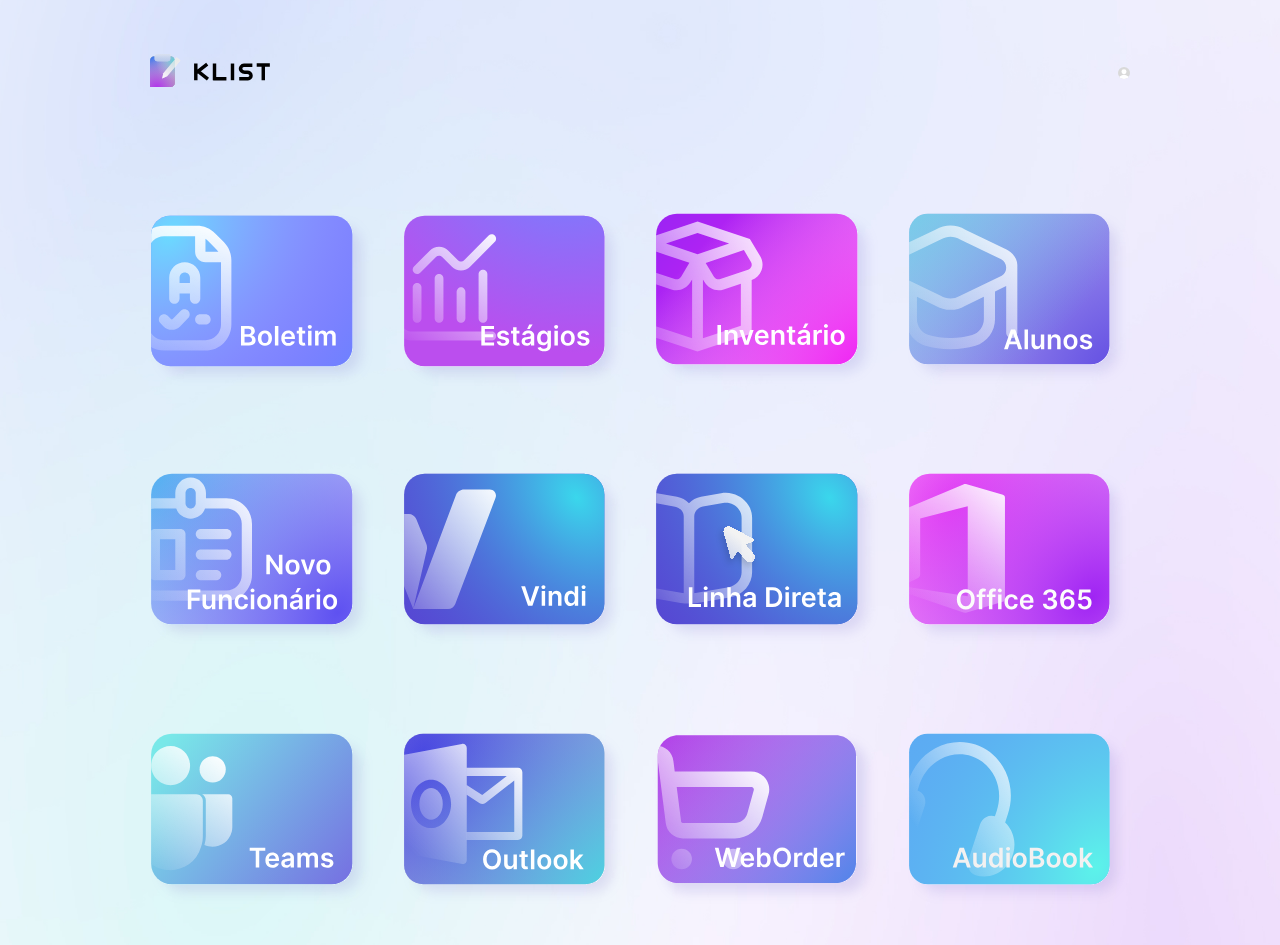
<file: index.html>
<!DOCTYPE html>
<html lang="pt-br">
<head>
    <meta charset="UTF-8">
    <meta http-equiv="X-UA-Compatible" content="IE=edge">
    <meta name="viewport" content="width=device-width, initial-scale=1.0">
    <link rel="shortcut icon" href="img/logo.svg">
    <link rel="stylesheet" href="css/index.css">
    <title>klist</title>
</head>
<body>
  <!--Inicio imagem de fundo-->
  <style>
    body{
    background: url(./img/ImagemFundo.jpg) center center no-repeat fixed; 
    -webkit-background-size: cover;
    -moz-background-size: cover;
    -o-background-size: cover;
    background-size: cover;
    }
</style>
<!--Final imagem de fundo-->    


    <section class="catalog" id="catalog">
      <div class="content">
        <!--Inicio img da nav-->
        <nav>
          <p class="brand"><img src="img/nome.svg" alt="Logo klist"></p>
          <p class="brand"><img src="img/Icone.svg" alt=""></p>
        </nav>
        <!--Final img nav-->
        
       
        
        <div class="card-wrapper">
          <!--Inicio dos botões-->

          <!--Botão boletim-->
          <div class="card-item">
            <img src="img/Boletim.svg" alt="Boletim" />
          </div>
          <!--Botão estágio-->
          <div class="card-item">
            <img src="img/Estágios.svg" alt="Estagio" />
          </div>
          <!--Botão inventário-->
          <div class="card-item">
           <a href="matematica.html">
            <img src="img/Inventário.svg" alt="Inventário" />
           </a>
          </div>
          <!--Botão alunos-->
          <div class="card-item">
            <a href="#">
              <img src="img/Alunos.svg" alt="Alunos" />
            </a>
            
          </div>
          <!--Botão novo funcionario-->
          <div class="card-item">
            <a href="newFunc.html">
              <img src="img/NovoFuncionário.svg" alt="Novo funcionario" />
            </a>
          </div>
          <!--Botão vindi-->
          <div class="card-item">
            <a href="https://vindi.com.br/cadastro/?utm_source=google-ads&utm_medium=google-search&utm_campaign=S-INSTITUCIONAL&utm_term=vindi&utm_content=528248680443&gclid=
            CjwKCAjwiOCgBhAgEiwAjv5whIDvA4NflwB6MdBZE3OPPpD0aM4-0_tCWMyy9FTLNZf_jOUNOj3m2RoChm8QAvD_BwE">
            <img src="img/Vindi.svg" alt="Vindi" />
          </a>
            
          </div>
          <!--Botão linha direta-->
          <div class="card-item">
            <a href="https://www.kumon.com.br/blog/">
              <img src="img/LinhaDireta.svg" alt="Linha direta" />
            </a>
          </div>
          <!--Botão office-->
          <div class="card-item">
            <a href="https://www.office.com">
              <img src="img/Office365.svg" alt="Office" />
            </a>
          </div>
          <!--Botão teams-->
          <div class="card-item">
            <a href="https://www.microsoft.com/pt-br/microsoft-teams/log-in">
              <img src="img/Teams.svg" alt="Teams" />
            </a>
          </div>
           <!--Botão outlook-->
          <div class="card-item">
            <a href="https://outlook.live.com/owa/">
              <img src="img/Outlook.svg" alt="Outlook" />
            </a>
          </div>
          <!--Botão weborder-->
          <div class="card-item">
            <a href="https://weborder.unidadekumon.com.br/Conteudo/Ajuda.aspx">
              <img src="img/WebOrder.svg" alt="webOrdwer" />
            </a>
           
          </div>
           <!--Botão audiobook-->
          <div class="card-item">
            <a href="https://audiobook.kumon.com.br/#/user/login">
              <img src="img/AudioBook.svg" alt="AudioBook" />
            </a>
            
          </div>
          <!--Final dos botões-->

        </div>
      </div>
    </section>
    
</body>
</html>
</file>
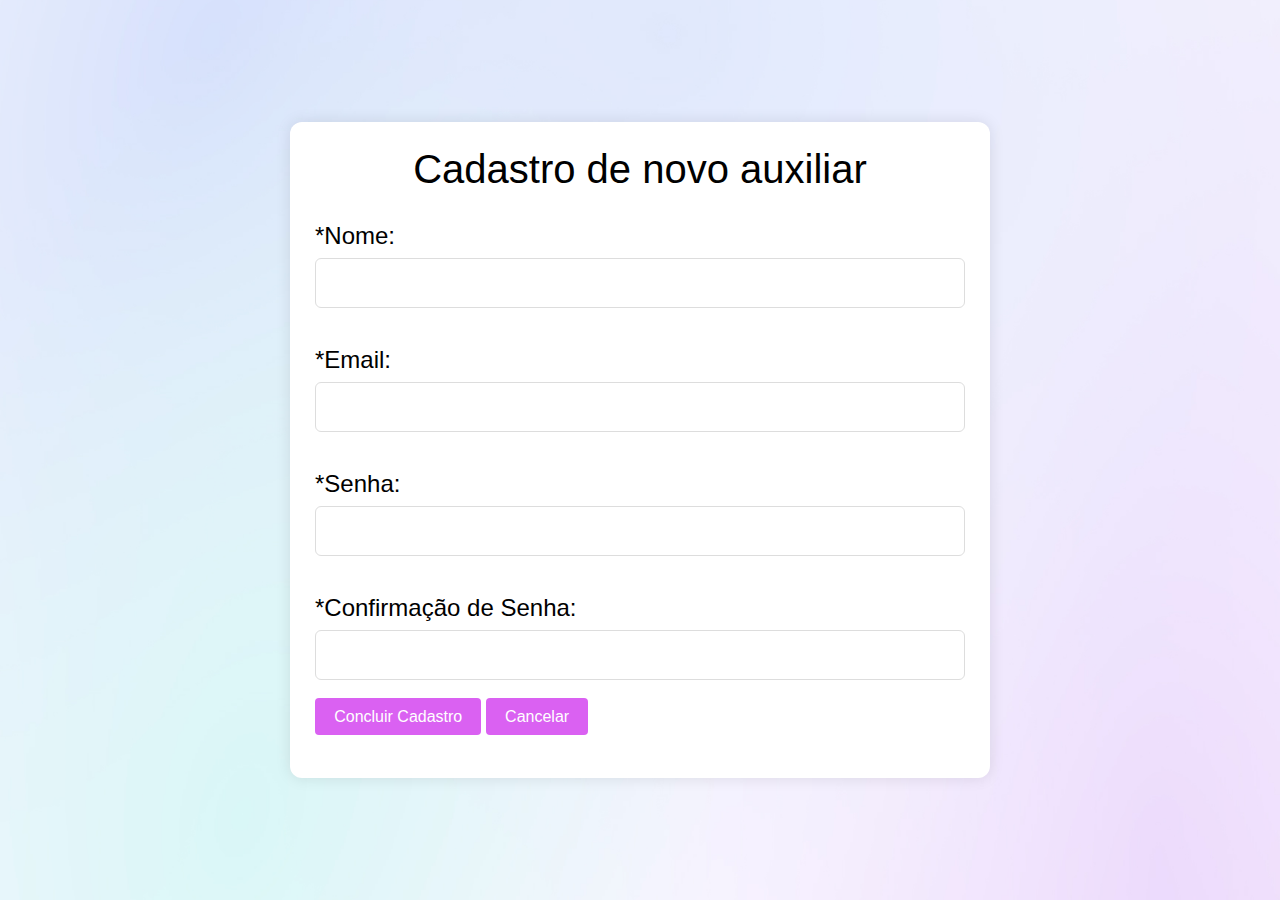
<file: formsNewFunc.html>
<!DOCTYPE html>
<html>
<head>
  <!--Link pasta CSS-->
  <link rel="stylesheet" href="css/formsNewFunc.css">

  <title>Formulário de Cadastro</title>
  <script>
    function validarFormulario() {
      var nome = document.getElementById("nome").value;
      var email = document.getElementById("email").value;
      var senha = document.getElementById("senha").value;
      var confirmacaoSenha = document.getElementById("confirmacao-senha").value;
      var btnConcluir = document.getElementById("btnConcluir");
      var mensagemErro = document.getElementById("mensagemErro");
      
      if (nome !== "" && email !== "" && senha !== "" && confirmacaoSenha !== "" && senha === confirmacaoSenha) {
        btnConcluir.disabled = false;
        mensagemErro.style.display = "none";
      } else {
        btnConcluir.disabled = true;
        mensagemErro.style.display = "block";
      }
    }
    
    function concluirCadastro() {
      // Realiza a lógica de cadastro aqui
      
      // Exibe a mensagem de sucesso
      alert("Cadastro realizado com sucesso!");
    }
  </script>
</head>
<body>
  
  <section class="container">
     <header>Cadastro de novo auxiliar</header>
     <form action="#" class="form">
       <div class="input-box">
    <label for="nome">*Nome:</label>
    <input type="text" id="nome" onkeyup="validarFormulario()">
    <br><br>
</div>
<div class="input-box">
    <label for="email">*Email:</label>
    <input type="email" id="email" onkeyup="validarFormulario()">
    <br><br>
</div>
    
<div class="input-box">
    <label for="senha">*Senha:</label>
    <input type="password" id="senha" onkeyup="validarFormulario()">
    <br><br>
</div>
<div class="input-box">
    <label for="confirmacao-senha">*Confirmação de Senha:</label>
    <input type="password" id="confirmacao-senha" onkeyup="validarFormulario()">
    <br><br>
</div>
    
    <button type="button" id="btnConcluir" disabled onclick="concluirCadastro()">Concluir Cadastro</button>
    <a href="newFunc.html">
        <button type="button">Cancelar</button>
    </a>
    <br><br>
    <p id="mensagemErro" style="display: none; color: red;">Preencha todos os campos corretamente.</p>
  </form>
</section>
</body>
</html>
</file>
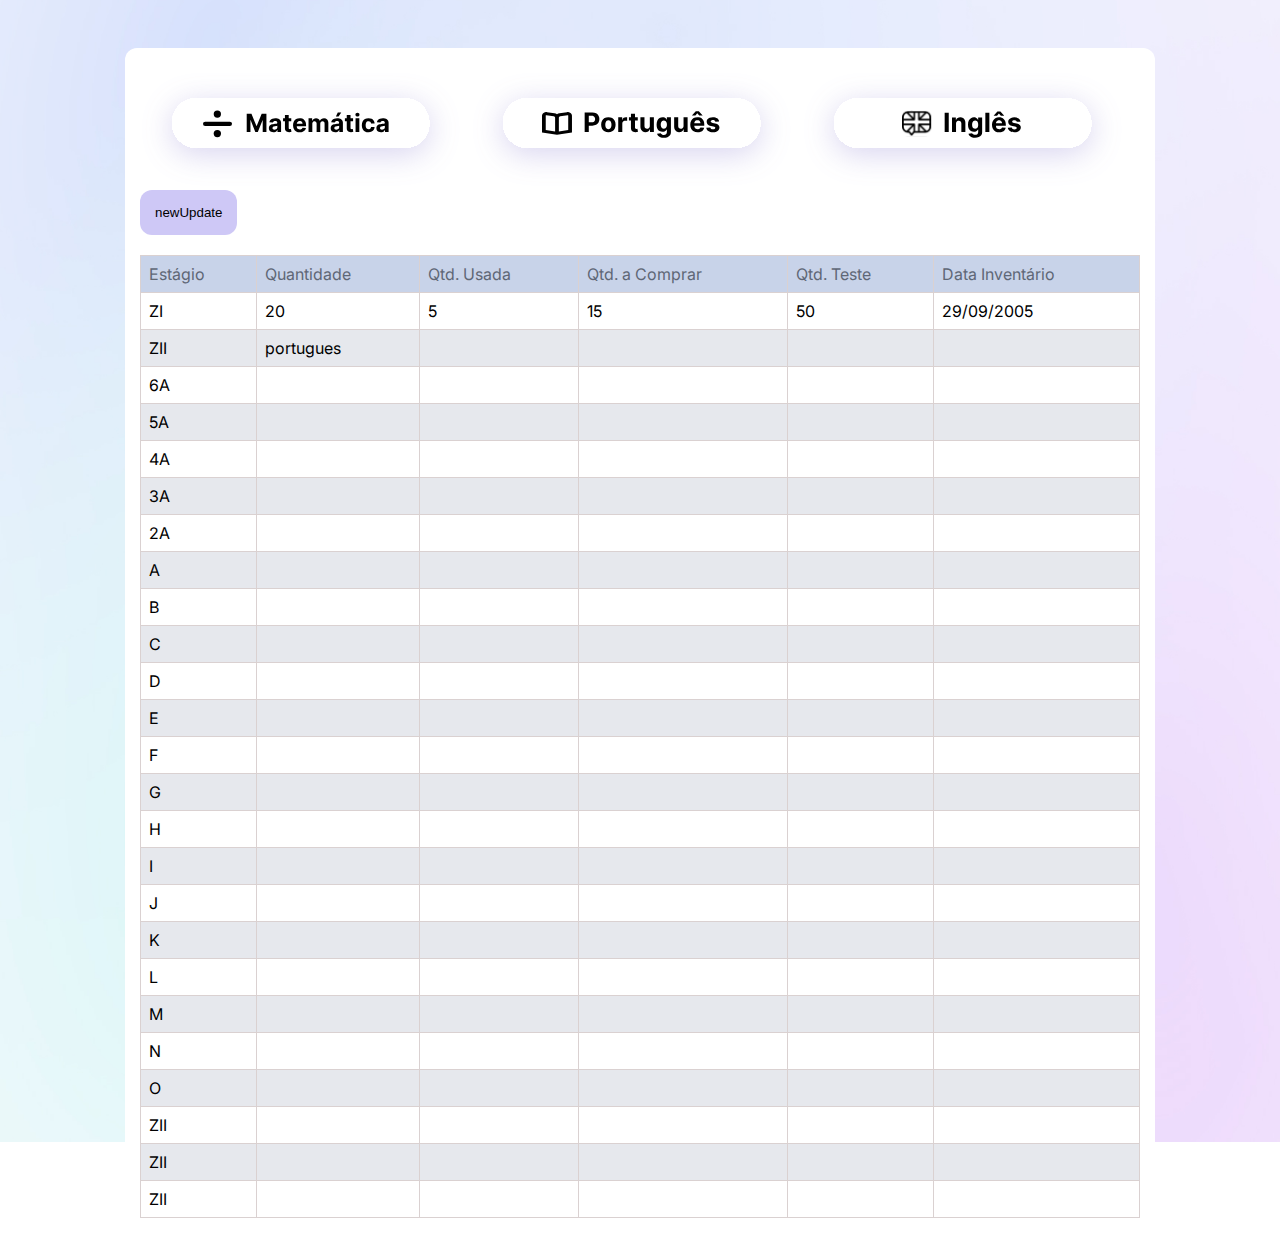
<file: ingles.html>
<!DOCTYPE html>
<html>

<head>
  <meta name="viewport" content="width=device-width, initial-scale=1">
  <!-- Boxicons CDN Link -->
  <link href='https://unpkg.com/boxicons@2.0.7/css/boxicons.min.css' rel='stylesheet'>
  <link rel="stylesheet" href="css/materias.css">

</head>

<body>
  <div id="mySidenav" class="sidenav">
    <a href="javascript:void(0)" class="closebtn" onclick="closeNav()">&times;</a>
    <div class="logo-details">
      <a href="index.html">
        <i class='bx bx-clipboard' style='color:#270027'  ></i>
      </a>
      <span class="logo_name">klist</span>
    </div>
    <br>
    <a href="index.html">Home</a>
    <br>
    <a href="portugues.html">Português</a>
    <br>
    <a href="matematica.html">Matemática</a>
    <br>
    <a href="ingles.html">Inglês</a>
    <a href="#">__________</a>
    <br>
    <a href="">Boletim</a>
    <br>
    <a href="">Gráfico</a>
    <br>
    <a href="">Alunos</a>
    <br>
    <a href="">AudioBook</a>
    <br>
    <a href="Newfunc.html">Novo funcionário</a>
   

  </div>

  <div id="abrir">
    <span style="font-size:30px;cursor:pointer" onclick="openNav()">&#9776; Menu</span>
  </div>
  <br><br>
   

  <div class="batata">
    
    <div class="button-container">
      <a href="matematica.html" class="button">
        <img src="img/matG.svg" alt="Botão 1">
      </a>
      <a href="portugues.html" class="button">
        <img src="img/portG.svg" alt="Botão 2">
      </a>
      <a href="ingles.html" class="button">
        <img src="img/ingG.svg" alt="Botão 3">
      </a>
    </div>
    
      <!--Final dos botões-->

    <h1 class="name"><strong>Inglês</strong></h1>

    
  
    <button class="newUpdate" onclick="openPopup()">newUpdate</button>
  
    <div id="popup" class="popup">
      <div class="popup-content">
        <form id="myForm">
          <div class="form-group">
            <label for="estagio">Estágio:</label>
            <input type="text" id="estagio" pattern="[A-Oa-o]{1}" required>
          </div>
          <div class="form-group">
            <label for="quantidade">Quantidade:</label>
            <input type="number" id="quantidade" min="1" max="100" required>
          </div>
          <div class="form-group">
            <label for="quantidade-usada">Quantidade Usada:</label>
            <input type="number" id="quantidade-usada" min="1" max="100" required>
          </div>
          <div class="form-group">
            <label for="quantidade-teste">Quantidade de Teste:</label>
            <input type="number" id="quantidade-teste" min="1" max="50" required>
          </div>
          <div class="form-group">
            <label for="data">Data:</label>
            <input type="date" id="data" required>
          </div>
          <div class="form-group">
            <input class="send" type="submit" value="Enviar" id="submitButton">
            <input  class="cancel" type="button" value="Cancelar" onclick="closePopup()">
          </div>
        </form>
      </div>
    </div>
      
      
      <table>
        <!--Hierarquia de taeblas simples 
               TABLE = tabela 
               TABLE ROW = linha da tabela
               TABLE DATA = dado da tabela-->
       
       
               <tr class="first"><!--Primeira linha da tabela :)-->
                   <br>
                  <br> <td>Estágio</td>
                   <td>Quantidade</td>
                   <td>Qtd. Usada</td>
                   <td>Qtd. a Comprar</td>
                   <td>Qtd. Teste</td>
                   <td>Data Inventário</td>
       
               </tr>
       
               <tr class="simples">
                   <td>ZI</td>
                   <td>20</td>
                   <td>5</td>
                   <td>15</td>
                   <td>50</td>
                   <td>29/09/2005</td>
               </tr>
               <tr class="colorido">
                 <td>ZII</td>
                 <td>portugues</td>
                 <td></td>
                 <td></td>
                 <td></td>
                 <td></td>
             </tr>
             <tr class="simples">
               <td>6A</td>
               <td></td>
               <td></td>
               <td></td>
               <td></td>
               <td></td>
           </tr>
           <tr class="colorido">
             <td>5A</td>
             <td></td>
             <td></td>
             <td></td>
             <td></td>
             <td></td>
         </tr>
         <tr class="simples">
           <td>4A</td>
           <td></td>
           <td></td>
           <td></td>
           <td></td>
           <td></td>
       </tr>
       <tr class="colorido">
         <td>3A</td>
         <td></td>
         <td></td>
         <td></td>
         <td></td>
         <td></td>
     </tr>
     <tr class="simples">
       <td>2A</td>
       <td></td>
       <td></td>
       <td></td>
       <td></td>
       <td></td>
     </tr>
     <tr class="colorido">
       <td>A</td>
       <td></td>
       <td></td>
       <td></td>
       <td></td>
       <td></td>
     </tr>
     <tr class="simples">
       <td>B</td>
       <td></td>
       <td></td>
       <td></td>
       <td></td>
       <td></td>
     </tr>
     <tr class="colorido">
       <td>C</td>
       <td></td>
       <td></td>
       <td></td>
       <td></td>
       <td></td>
     </tr>
     <tr class="simples">
       <td>D</td>
       <td></td>
       <td></td>
       <td></td>
       <td></td>
       <td></td>
     </tr>
     <tr class="colorido">
       <td>E</td>
       <td></td>
       <td></td>
       <td></td>
       <td></td>
       <td></td>
     </tr>
     
     <tr class="simples">
       <td>F</td>
       <td></td>
       <td></td>
       <td></td>
       <td></td>
       <td></td>
     </tr>
     <tr class="colorido">
       <td>G</td>
       <td></td>
       <td></td>
       <td></td>
       <td></td>
       <td></td>
     </tr>
     <tr class="simples">
       <td>H</td>
       <td></td>
       <td></td>
       <td></td>
       <td></td>
       <td></td>
     </tr>
     <tr class="colorido">
       <td>I</td>
       <td></td>
       <td></td>
       <td></td>
       <td></td>
       <td></td>
     </tr>
     <tr class="simples">
       <td>J</td>
       <td></td>
       <td></td>
       <td></td>
       <td></td>
       <td></td>
     </tr>
     <tr class="colorido">
       <td>K</td>
       <td></td>
       <td></td>
       <td></td>
       <td></td>
       <td></td>
     </tr>
     <tr class="simples">
       <td>L</td>
       <td></td>
       <td></td>
       <td></td>
       <td></td>
       <td></td>
     </tr>
     <tr class="colorido">
       <td>M</td>
       <td></td>
       <td></td>
       <td></td>
       <td></td>
       <td></td>
     </tr>
     <tr class="simples">
       <td>N</td>
       <td></td>
       <td></td>
       <td></td>
       <td></td>
       <td></td>
     </tr>
     <tr class="colorido">
       <td>O</td>
       <td></td>
       <td></td>
       <td></td>
       <td></td>
       <td></td>
     </tr>
     <tr class="simples">
       <td>ZII</td>
       <td></td>
       <td></td>
       <td></td>
       <td></td>
       <td></td>
     </tr>
     <tr class="colorido">
       <td>ZII</td>
       <td></td>
       <td></td>
       <td></td>
       <td></td>
       <td></td>
     </tr>
     <tr class="simples">
       <td>ZII</td>
       <td></td>
       <td></td>
       <td></td>
       <td></td>
       <td></td>
     </tr>
     
                </table>
  
</div>



  <script>

function openNav() {
  document.getElementById("mySidenav").style.width = "250px";
  document.getElementById("main").style.marginLeft = "250px";
}

function closeNav() {
  document.getElementById("mySidenav").style.width = "0";
  document.getElementById("main").style.marginLeft = "0";
}



 
    function openPopup() {
      document.getElementById("popup").style.display = "block";
    }

    function closePopup() {
      document.getElementById("popup").style.display = "none";
    }

    document.getElementById("submitButton").addEventListener("click", function(event) {
      event.preventDefault(); // Impede o envio do formulário

      var estagio = document.getElementById("estagio").value;
      var quantidade = document.getElementById("quantidade").value;
      var quantidadeUsada = document.getElementById("quantidade-usada").value;
      var quantidadeTeste = document.getElementById("quantidade-teste").value;
      var data = document.getElementById("data").value;

      if (estagio.match(/[A-Oa-o]{1}/) && quantidade >= 1 && quantidade <= 20 &&
          quantidadeUsada >= 1 && quantidadeUsada <= 20 &&
          quantidadeTeste >= 1 && quantidadeTeste <= 10 && data) {
        // Todos os campos estão preenchidos corretamente
        // Aqui você pode fazer algo com os valores do formulário ou enviá-los para um servidor
        alert("Formulário enviado com sucesso!");
        closePopup();
      } else {
        alert("Por favor, preencha todos os campos corretamente.");
      }
    });
 
    function openNav() {
      document.getElementById("mySidenav").style.width = "250px";
      document.getElementById("main").style.marginLeft = "250px";
    }

    function closeNav() {
      document.getElementById("mySidenav").style.width = "0";
      document.getElementById("main").style.marginLeft = "0";
    }
  </script>


</body>

</html>
</file>
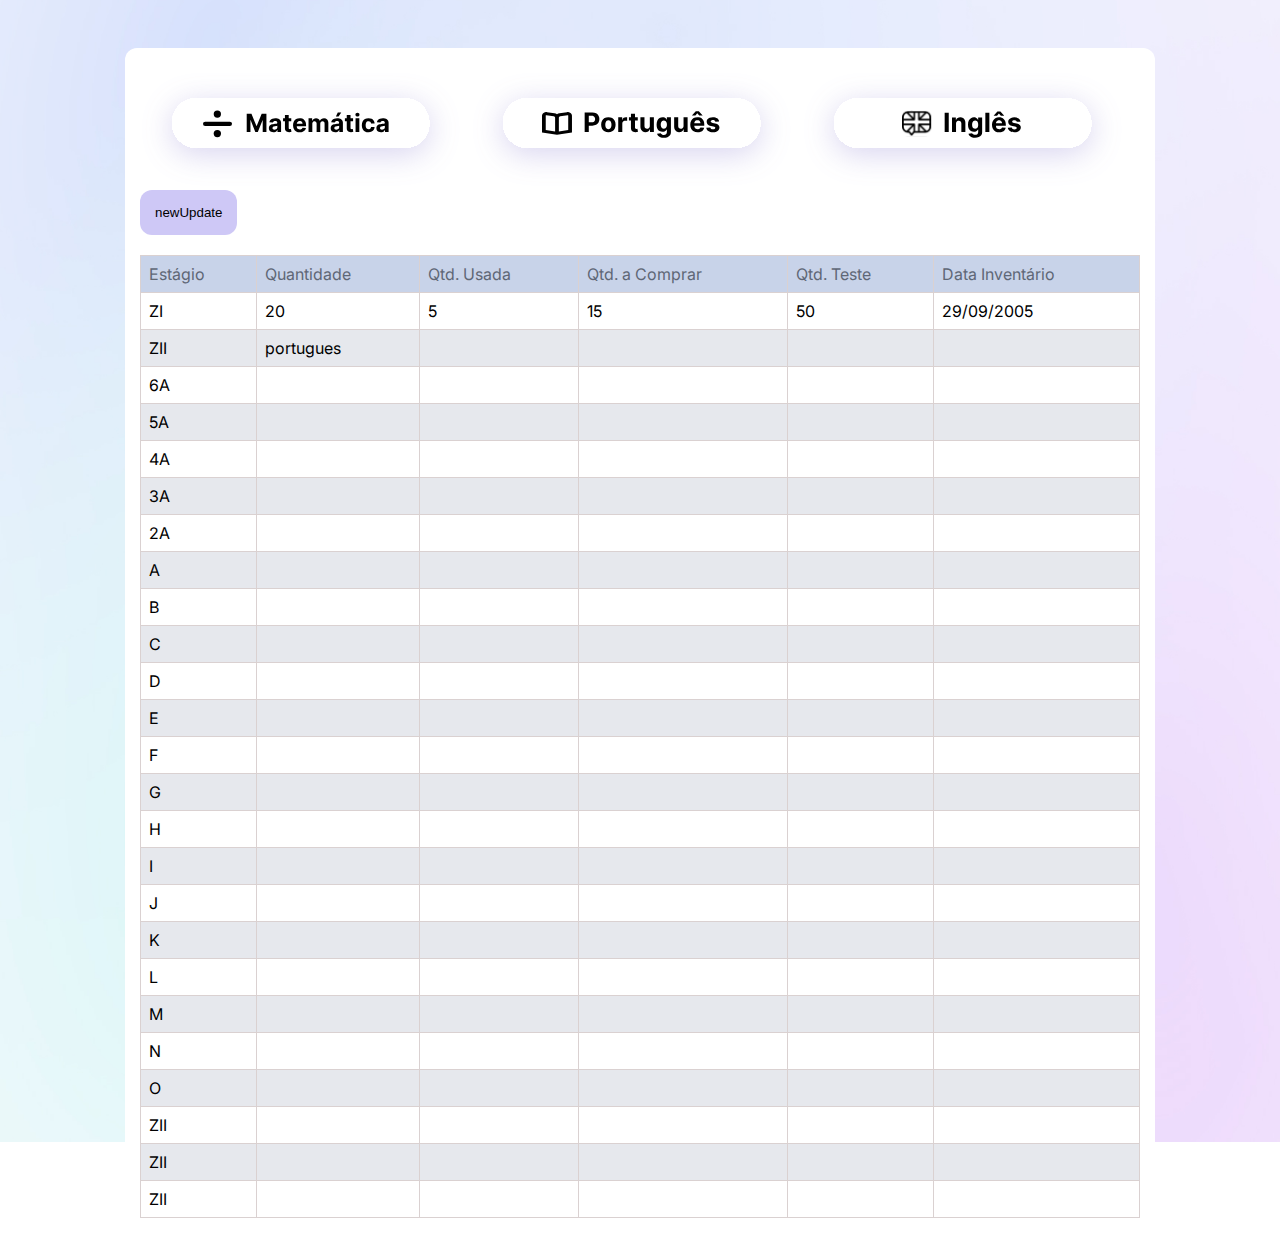
<file: matematica.html>
<!DOCTYPE html>
<html>

<head>
  <meta name="viewport" content="width=device-width, initial-scale=1">
  <!-- Boxicons CDN Link -->
  <link href='https://unpkg.com/boxicons@2.0.7/css/boxicons.min.css' rel='stylesheet'>
  <link rel="stylesheet" href="css/materias.css">

</head>

<body>
  <div id="mySidenav" class="sidenav">
    <a href="javascript:void(0)" class="closebtn" onclick="closeNav()">&times;</a>
    <div class="logo-details">
      <a href="index.html">
        <i class='bx bx-clipboard' style='color:#270027'  ></i>
      </a>
      <span class="logo_name">klist</span>
    </div>
    <br>
    <a href="index.html">Home</a>
    <br>
    <a href="portugues.html">Português</a>
    <br>
    <a href="matematica.html">Matemática</a>
    <br>
    <a href="ingles.html">Inglês</a>
    <a href="#">__________</a>
    <br>
    <a href="">Boletim</a>
    <br>
    <a href="">Gráfico</a>
    <br>
    <a href="">Alunos</a>
    <br>
    <a href="">AudioBook</a>
    <br>
    <a href="Newfunc.html">Novo funcionário</a>
   

  </div>

  <div id="abrir">
    <span style="font-size:30px;cursor:pointer" onclick="openNav()">&#9776; Menu</span>
  </div>
  <br><br>
   

  <div class="batata">
    
    <div class="button-container">
      <a href="matematica.html" class="button">
        <img src="img/matG.svg" alt="Botão 1">
      </a>
      <a href="portugues.html" class="button">
        <img src="img/portG.svg" alt="Botão 2">
      </a>
      <a href="ingles.html" class="button">
        <img src="img/ingG.svg" alt="Botão 3">
      </a>
    </div>
    
      <!--Final dos botões-->

    <h1 class="name"><strong>Matemática</strong></h1>

    
  
    <button class="newUpdate" onclick="openPopup()">newUpdate</button>
  
    <div id="popup" class="popup">
      <div class="popup-content">
        <form id="myForm">
          <div class="form-group">
            <label for="estagio">Estágio:</label>
            <input type="text" id="estagio" pattern="(ZI|ZII|7A|6A|5A|4A|3A|2A|A|AI|AII|B|BI|BII|C|CI|CII|D|DI|DII|E|EI|EII|F|FI|FII|G|GI|GII|H|HI|HII|I|II|III|J|JI|JII|K|KI|KII|L|M|N|P)" required>
          </div>
          <div class="form-group">
            <label for="quantidade">Quantidade:</label>
            <input type="number" id="quantidade" min="1" max="100" required>
          </div>
          <div class="form-group">
            <label for="quantidade-usada">Quantidade Usada:</label>
            <input type="number" id="quantidade-usada" min="1" max="100" required>
          </div>
          <div class="form-group">
            <label for="quantidade-teste">Quantidade de Teste:</label>
            <input type="number" id="quantidade-teste" min="1" max="50" required>
          </div>
          <div class="form-group">
            <label for="data">Data:</label>
            <input type="date" id="data" required>
          </div>
          <div class="form-group">
            <input class="send" type="submit" value="Enviar" id="submitButton">
            <input  class="cancel" type="button" value="Cancelar" onclick="closePopup()">
          </div>
        </form>
      </div>
    </div>
      
      
      <table>
        <!--Hierarquia de taeblas simples 
               TABLE = tabela 
               TABLE ROW = linha da tabela
               TABLE DATA = dado da tabela-->
       
       
               <tr class="first"><!--Primeira linha da tabela :)-->
                   <br>
                  <br> <td>Estágio</td>
                   <td>Quantidade</td>
                   <td>Qtd. Usada</td>
                   <td>Qtd. a Comprar</td>
                   <td>Qtd. Teste</td>
                   <td>Data Inventário</td>
       
               </tr>
       
               <tr class="simples">
                   <td>ZI</td>
                   <td>20</td>
                   <td>5</td>
                   <td>15</td>
                   <td>50</td>
                   <td>29/09/2005</td>
               </tr>
               <tr class="colorido">
                 <td>ZII</td>
                 <td>portugues</td>
                 <td></td>
                 <td></td>
                 <td></td>
                 <td></td>
             </tr>
             <tr class="simples">
               <td>6A</td>
               <td></td>
               <td></td>
               <td></td>
               <td></td>
               <td></td>
           </tr>
           <tr class="colorido">
             <td>5A</td>
             <td></td>
             <td></td>
             <td></td>
             <td></td>
             <td></td>
         </tr>
         <tr class="simples">
           <td>4A</td>
           <td></td>
           <td></td>
           <td></td>
           <td></td>
           <td></td>
       </tr>
       <tr class="colorido">
         <td>3A</td>
         <td></td>
         <td></td>
         <td></td>
         <td></td>
         <td></td>
     </tr>
     <tr class="simples">
       <td>2A</td>
       <td></td>
       <td></td>
       <td></td>
       <td></td>
       <td></td>
     </tr>
     <tr class="colorido">
       <td>A</td>
       <td></td>
       <td></td>
       <td></td>
       <td></td>
       <td></td>
     </tr>
     <tr class="simples">
       <td>B</td>
       <td></td>
       <td></td>
       <td></td>
       <td></td>
       <td></td>
     </tr>
     <tr class="colorido">
       <td>C</td>
       <td></td>
       <td></td>
       <td></td>
       <td></td>
       <td></td>
     </tr>
     <tr class="simples">
       <td>D</td>
       <td></td>
       <td></td>
       <td></td>
       <td></td>
       <td></td>
     </tr>
     <tr class="colorido">
       <td>E</td>
       <td></td>
       <td></td>
       <td></td>
       <td></td>
       <td></td>
     </tr>
     
     <tr class="simples">
       <td>F</td>
       <td></td>
       <td></td>
       <td></td>
       <td></td>
       <td></td>
     </tr>
     <tr class="colorido">
       <td>G</td>
       <td></td>
       <td></td>
       <td></td>
       <td></td>
       <td></td>
     </tr>
     <tr class="simples">
       <td>H</td>
       <td></td>
       <td></td>
       <td></td>
       <td></td>
       <td></td>
     </tr>
     <tr class="colorido">
       <td>I</td>
       <td></td>
       <td></td>
       <td></td>
       <td></td>
       <td></td>
     </tr>
     <tr class="simples">
       <td>J</td>
       <td></td>
       <td></td>
       <td></td>
       <td></td>
       <td></td>
     </tr>
     <tr class="colorido">
       <td>K</td>
       <td></td>
       <td></td>
       <td></td>
       <td></td>
       <td></td>
     </tr>
     <tr class="simples">
       <td>L</td>
       <td></td>
       <td></td>
       <td></td>
       <td></td>
       <td></td>
     </tr>
     <tr class="colorido">
       <td>M</td>
       <td></td>
       <td></td>
       <td></td>
       <td></td>
       <td></td>
     </tr>
     <tr class="simples">
       <td>N</td>
       <td></td>
       <td></td>
       <td></td>
       <td></td>
       <td></td>
     </tr>
     <tr class="colorido">
       <td>O</td>
       <td></td>
       <td></td>
       <td></td>
       <td></td>
       <td></td>
     </tr>
     <tr class="simples">
       <td>ZII</td>
       <td></td>
       <td></td>
       <td></td>
       <td></td>
       <td></td>
     </tr>
     <tr class="colorido">
       <td>ZII</td>
       <td></td>
       <td></td>
       <td></td>
       <td></td>
       <td></td>
     </tr>
     <tr class="simples">
       <td>ZII</td>
       <td></td>
       <td></td>
       <td></td>
       <td></td>
       <td></td>
     </tr>
     
                </table>
  
</div>



  <script>

function openNav() {
  document.getElementById("mySidenav").style.width = "250px";
  document.getElementById("main").style.marginLeft = "250px";
}

function closeNav() {
  document.getElementById("mySidenav").style.width = "0";
  document.getElementById("main").style.marginLeft = "0";
}



 
    function openPopup() {
      document.getElementById("popup").style.display = "block";
    }

    function closePopup() {
      document.getElementById("popup").style.display = "none";
    }

    document.getElementById("submitButton").addEventListener("click", function(event) {
      event.preventDefault(); // Impede o envio do formulário

      var estagio = document.getElementById("estagio").value;
      var quantidade = document.getElementById("quantidade").value;
      var quantidadeUsada = document.getElementById("quantidade-usada").value;
      var quantidadeTeste = document.getElementById("quantidade-teste").value;
      var data = document.getElementById("data").value;

      if (estagio.match(/[A-Oa-o]{1}/) && quantidade >= 1 && quantidade <= 20 &&
          quantidadeUsada >= 1 && quantidadeUsada <= 20 &&
          quantidadeTeste >= 1 && quantidadeTeste <= 10 && data) {
        // Todos os campos estão preenchidos corretamente
        // Aqui você pode fazer algo com os valores do formulário ou enviá-los para um servidor
        alert("Formulário enviado com sucesso!");
        closePopup();
      } else {
        alert("Por favor, preencha todos os campos corretamente.");
      }
    });
 
    function openNav() {
      document.getElementById("mySidenav").style.width = "250px";
      document.getElementById("main").style.marginLeft = "250px";
    }

    function closeNav() {
      document.getElementById("mySidenav").style.width = "0";
      document.getElementById("main").style.marginLeft = "0";
    }
  </script>


</body>

</html>
</file>
<file: css/formsNewFunc.css>
/* font importing */
@import url('https://fonts.googleapis.com/css2?family=Inter:wght@600&display=swap');

body {
    min-height: 100vh;
    display: flex;
    align-items: center;
    justify-content: center;
    padding: 20px;
    background: url('../img/ImagemFundo.jpg') center center no-repeat fixed; 
    -webkit-background-size: cover;
    -moz-background-size: cover;
    -o-background-size: cover;
    background-size: cover;
  } 
/*Configurações cadastro*/

.container {
    position: relative;
    max-width: 700px;
    width: 100%;
    background: #fff;
    padding: 25px;
    border-radius: 12px;
    box-shadow: 0 0 15px rgba(0, 0, 0, 0.1);
    -webkit-border-radius: 12px;
    -moz-border-radius: 12px;
    -ms-border-radius: 12px;
    -o-border-radius: 12px;
  }

  .container header {
    font-size: 2.5rem;
    color: #000000;
    font-weight: 500;
    text-align: center;
  }

  .container .form {
    margin-top: 30px;
  }
  .form .input-box {
    width: 100%;
    margin-top: 20px;
  }
  .input-box label {
    color: #000000;
    font-size: 1.5rem;
  }

  .form :where(.input-box input, .select-box) {
    position: relative;
    height: 50px;
    width: 100%;
    outline: none;
    font-size: 1rem;
    color: #000000;
    margin-top: 8px;
    border: 1px solid #ddd;
    border-radius: 6px;
    padding: 0 15px;
  }
  .input-box input:focus {
    box-shadow: 0 1px 0 rgba(201, 63, 63, 0.1);
  }
  .form .column {
    display: flex;
    column-gap: 15px;
  }

  .form .gender-box {
    margin-top: 20px;
  }
  .gender-box h3 {
    color: #333;
    font-size: 1rem;
    font-weight: 400;
    margin-bottom: 8px;
  }
  .form :where(.gender-option, .gender) {
    display: flex;
    align-items: center;
    column-gap: 50px;
    flex-wrap: wrap;
  }

  .form .gender {
    column-gap: 5px;
  }
  .gender input {
    accent-color: rgb(193, 175, 255);
  }
  .form :where(.gender input, .gender label) {
    cursor: pointer;
  }
  .gender label {
    color: #707070;
  }
  .address :where(input, .select-box) {
    margin-top: 15px;
  }
  
 
  .form button:hover {
    background: rgb(187, 111, 250);
  }
  /*Responsive*/
  @media screen and (max-width: 500px) {
    .form .column {
      flex-wrap: wrap;
    }
    .form :where(.gender-option, .gender) {
      row-gap: 15px;
    }
  }




/*Final das configuraões do cadastro*/








* {
    font-family: Helvetica;
    padding: 0;
    margin: 0;
    box-sizing: border-box;
  }
  
  body {
    padding: 1rem;
  }
  
  h1 {
    margin-bottom: 1rem;
  }
  
  button {
    padding: 0.6rem 1.2rem;
    height: auto;
    left: 70px;
    background-color: #d750f1;
    color: #fff;
    border: none;
    border-radius: 0.25rem;
    cursor: pointer;
    opacity: 0.9;
    font-size: 1rem;
  }
  
  .btnConcluir {
    background: rgb(161, 82, 226);
  }

 
  button:hover {
    opacity: 1;
  }
  
  #fade {
    position: fixed;
    top: 0;
    left: 0;
    width: 100%;
    height: 100%;
    background-color: rgba(0, 0, 0, 0.6);
    z-index: 5;
  }
  
  #modal {
    position: fixed;
    left: 50%;
    top: 50%;
    transform: translate(-50%, -50%);
    width: 500px;
    max-width: 90%;
    background-color: #fff;
    padding: 1.2rem;
    border-radius: 0.5rem;
    z-index: 10;
  }
  
  #fade,
  #modal {
    transition: 0.5s;
    opacity: 1;
    pointer-events: all;
  }
  
  .modal-header {
    display: flex;
    justify-content: space-between;
    align-items: center;
    border-bottom: 1px solid #ccc;
    margin-bottom: 1rem;
    padding-bottom: 1rem;
  }
  
  .modal-body p {
    margin-bottom: 1rem;
  }
  
  #modal.hide,
  #fade.hide {
    opacity: 0;
    pointer-events: none;
  }
  
  #modal.hide {
    top: 0;
  }
</file>
<file: css/materias.css>
/* font importing */
@import url('https://fonts.googleapis.com/css2?family=Inter:wght@600&display=swap');

/*Configuração da tela quando ela estiver em deskt*/
@media screen and (min-width: 600px) {
/*Definições corpo da página*/
  body{
    background: url('../img/ImagemFundo.jpg') center center no-repeat fixed; 
-webkit-background-size: cover;
-moz-background-size: cover;
-o-background-size: cover;
background-size: cover;
font-family: 'Inter', sans-serif;
    
}

/*Botão das matérias*/
.button-container {
  display: flex; /* Define o contêiner como flexível */
}

.button-container .button {
  margin-right: 10px; /* Define a margem entre os botões */
}
/*para a imagem mecher quando passar o mouse*/
.button:hover img{
  -moz-transform: scale(1.1);
  -webkit-transform: scale(1.1);
  transform: scale(1.1);
}
/*final botão matérias*/

.newUpdate{
  border-radius: 12px;
  background: #CEC8F6;
  padding: 15px;
  border: #E6E8ED;
  cursor: pointer;
  left: 50px;
  margin: auto;
}
   /*Para não aparecer a sidenav quando a tela estiver em desk*/
  .sidenav {
    display: none;
  }

  .name{
    display: none;
  }
  
/*Para não aparecer a sidenav quando a tela estiver em desk*/
  #abrir {
    display: none;
  }
 /*Muda a cor de fundo das linhas da tabela que tem essa classe*/
  tr.simples{
  background-color: #ffffff;
}

/*Quadrado que fica atrás da tabela*/
.batata{
  width: 1000px;/*tamanho do quadrado*/
  border-collapse: collapse; /*tipo de borda do quadrado*/
  padding: 15px; /*largura do quadrado*/
  position:static; /*posição do quadrado*/
  margin: auto;/*para centralizar o quadrado*/
  border-radius: 12px;/*deixa os cantos do quadrado arredondados*/
  background-color: #ffffff; /*cor do quadrado*/
  padding-top: 25px; /*distancia do quadrado da borda de cima*/
  align-items: center;
  justify-content: space-between;
}

.batata .buttons{
  display: grid;
  grid-template-columns: 6fr 1fr;
}

.batata .buttons .newUpdate{
  border-radius: 12px;
  background: #CEC8F6;
  padding: 15px;
  border: #E6E8ED;
  cursor: pointer;
  left: 50px;
  margin: auto;
  
}
.batata .buttons .delete{
  border-radius: 12px;
  background: #CEC8F6;
  padding: 15px;
  border: #E6E8ED;
  cursor: pointer;
  left: 50px;
  margin: auto;
}

/*Janela pop-up newUpdate*/
.popup {
  display: none; /* Inicialmente oculto */
  position: fixed;
  top: 0;
  left: 0;
  width: 100%;
  height: 100%;
  background-color: #ffffffa5; /* Fundo semi-transparente */
}

.popup-content {
  position: absolute;
  top: 50%;
  left: 50%;
  transform: translate(-50%, -50%);
  background: linear-gradient(221deg, rgba(229,255,254,1) 0%, rgba(246,237,255,1) 47%, rgba(213,248,255,1) 100%);
  padding: 20px;
  border-radius: 5px;
  width: 300px;
}

.form-group {
  margin-bottom: 10px;
}

.form-group label {
  display: block;
  font-weight: bold;
}

.form-group input[type="text"],
.form-group input[type="number"],
.form-group input[type="date"] {
  width: 100%;
  padding: 5px;
  border-radius: 3px;
  border: 1px solid #ccc;
}

.form-group input[type="submit"],
.form-group input[type="button"] {
  margin-top: 10px;
  padding: 5px 10px;
}
/*Final*/


}

/* On screens that are 600px wide or less, the background color is olive */
@media screen and (max-width: 600px) {
  body {
    background: url('../img/ImagemFundo.jpg') center center no-repeat fixed; 
-webkit-background-size: cover;
-moz-background-size: cover;
-o-background-size: cover;
background-size: cover;
    margin: auto;
    font-family: 'Inter', sans-serif;
    

  }
  .button-container{
    display: none;
  }

  .card-wrapper{
    display: none;
  }

  .sidenav {
    height: 100%;
    width: 0;
    position: fixed;
    z-index: 1;
    top: 0;
    left: 0;
    background-image: linear-gradient(#BDD1F9, #CEC8F6, #E0F5F9);
    overflow-x: hidden;
    transition: 0.5s;
    padding-top: 60px;
  }

  .sidenav a {
    padding: 8px 8px 8px 32px;
    text-decoration: none;
    font-size: 20px;
    color: #000000;
    display: block;
    transition: 0.3s;
  }

  .sidenav a:hover {
    color: #f1f1f1;
  }

  .sidenav .closebtn {
    position: absolute;
    top: 0;
    right: 25px;
    font-size: 36px;
    margin-left: 50px;
  }

  #main {
    transition: margin-left .5s;
    padding: 16px;
  }

  @media screen and (max-height: 450px) {
    .sidenav {
      padding-top: 15px;
    }

    .sidenav a {
      font-size: 18px;
    }

  }

   /*Quadrado que fica atrás da tabela*/
.batata{
  width: 1000px;/*tamanho do quadrado*/
  border-collapse: collapse; /*tipo de borda do quadrado*/
  padding: 15px; /*largura do quadrado*/
  position:static; /*posição do quadrado*/
  margin: auto;/*para centralizar o quadrado*/
  border-radius: 12px;/*deixa os cantos do quadrado arredondados*/
  background-color: #ffffff; /*cor do quadrado*/
  padding-top: 25px; /*distancia do quadrado da borda de cima*/
  align-items: center;
  justify-content: space-between;
}

.newUpdate{
  border-radius: 12px;
  background: #CEC8F6;
  padding: 15px;
  border: #E6E8ED;
  cursor: pointer;

  
}
.delete{
  border-radius: 12px;
  background: #CEC8F6;
  padding: 15px;
  border: #f1f1f1;
  cursor: pointer;
  margin-top: 30px;
}
.logo-details{
    height: 30px;
    display: flex;
    align-items: center;
  }
   .logo-details i{
    font-size: 28px;
    font-weight: 500;
    color: #ffffff;
    min-width: 60px;
    text-align: center
  }
 .logo-details .logo_name{
    color: #000000;
    font-size: 24px;
    font-weight: 500;
  }
}
/*Janela pop-up newUpdate*/
.popup {
  
  position: fixed;
  top: 0;
  left: 0;
  width: 100%;
  height: 100%;
  background-color: #ffffffa5; /* Fundo semi-transparente */
}

.popup-content {
  position: absolute;
  top: 50%;
  left: 50%;
  transform: translate(-50%, -50%);
  background: linear-gradient(221deg, rgba(229,255,254,1) 0%, rgba(246,237,255,1) 47%, rgba(213,248,255,1) 100%);
  padding: 20px;
  border-radius: 5px;
  width: 300px;
}

.form-group {
  margin-bottom: 10px;
}

.form-group label {
  display: block;
  font-weight: bold;
}

.form-group input[type="text"],
.form-group input[type="number"],
.form-group input[type="date"] {
  width: 100%;
  padding: 5px;
  border-radius: 3px;
  border: 1px solid #ccc;
}

.form-group input[type="submit"],
.form-group input[type="button"] {
  margin-top: 10px;
  padding: 5px 10px;
}
/*Final*/

/*CSS da tabela*/
/*Configurações da tabela*/
table {
  width: 1000px;
  border-collapse: collapse;
  padding: auto;
  margin: auto;
  border-radius: 50px;
  
}



td {
  padding: 20px;
  border: 1px solid #dad1d1;
  text-align: left;
  padding: 8px;
}

tr.first {
  background-color: #C8D3E9;
  color: #5F6776;

}

tr.colorido {
  color: #000000;
  background-color: #E6E8ED;

}

tr.simples{
  background-color: #ffffff;
}


/*Final da tabela*/
</file>
<file: css/index.css>
/* font importing */
@import url('https://fonts.googleapis.com/css2?family=Inter:wght@600&display=swap');

/* reseting css rules */
* {
  margin: 0px;
  padding: 0px;
  box-sizing: border-box;
  outline: none;
  font-family: 'Inter', sans-serif;
}


html,
body {
  width: 100%;
  overflow-x: hidden;
}


.content {
  max-width: 1000px;
  min-width: 300px;
  margin: 0 auto;
  display: flex;
  flex-direction: column;
  padding: 10px;
}

nav {
  width: 100%;
  height: 125px;
  display: flex;
  flex-direction: row;
  align-items: center;
  justify-content: space-between;
}



/* botões */

section .catalog {
  width: 100vw;
  padding: 100px;
}

section .filter-card {
  width: 100px;
  height: 150px;
  margin: 0 auto;
  display: flex;
  flex-direction: row;
  align-items: center;
  justify-content: center;
}



section .card-wrapper {
  max-width: 1000px;
  height: 100%;
  display: grid;
  grid-template-columns: repeat(auto-fill, minmax(200px, 2fr));
  grid-gap: 30px;
  padding-top: 50px;
}

section .card-item {
  height: 230px;
  display: flex;
  flex-direction: column;
  align-items: center;
  justify-content: space-around;
}

.card-content {
  height: 50%;
  display: flex;
  flex-direction: column;
  align-items: center;
  justify-content: space-around;
}

.card-item img {
  width: 100%;
}

/* Features */
.features {
  width: 100%;
  height: 100%;
  background: var(--gray);
  display: flex;
  align-items: center;
  justify-content: center;
  padding: 50px 0px;
}

.title-wrapper-features {
  padding: 20px 0px;
}

.feature-card-block {
  max-width: 1000px;
  min-width: 300px;
  height: 600px;
  background: white;
  margin: 0 auto;
  border-radius: 8px;
  z-index: 10;
  padding: 50px;
  display: grid;
  grid-template-columns: repeat(auto-fill, minmax(420px, 1fr));
  grid-gap: 30px;
}

.feature-card-item {
  max-width: 420px;
  height: 150px;
  display: flex;
  flex-direction: row;
  align-items: center;
  justify-content: space-around;
  border: 1px solid #dedede3b;
  border-radius: 4px;
}

.feature-text-content {
  max-width: 60%;
  margin: 5px;
}

.feature-card-item img {
  width: 64px;
  height: 64px;
}



/* Responsive adjustments */

@media (max-width: 1000px) {
  nav ul li {
    display: none;
  }

  .title-wrapper-about {
    margin-bottom: 10px;
  }
  .about-content {
    flex-direction: column;
    height: 100%;
  }
  .left {
    display: none;
  }
  .right {
    width: 90%;
  }

  .right p {
    width: 100%;
    margin: 0px;
    text-align: left;
  }

  .features {
    height: 100%;
  }

  .feature-card-block {
    height: 100%;
    display: flex;
    flex-direction: column;
  }

  footer {
    height: 100%;
  }

  footer .main {
    height: 100%;
  }

  .footer-links {
    flex-direction: column;
    padding-left: 10%;
  }
}
</file>
